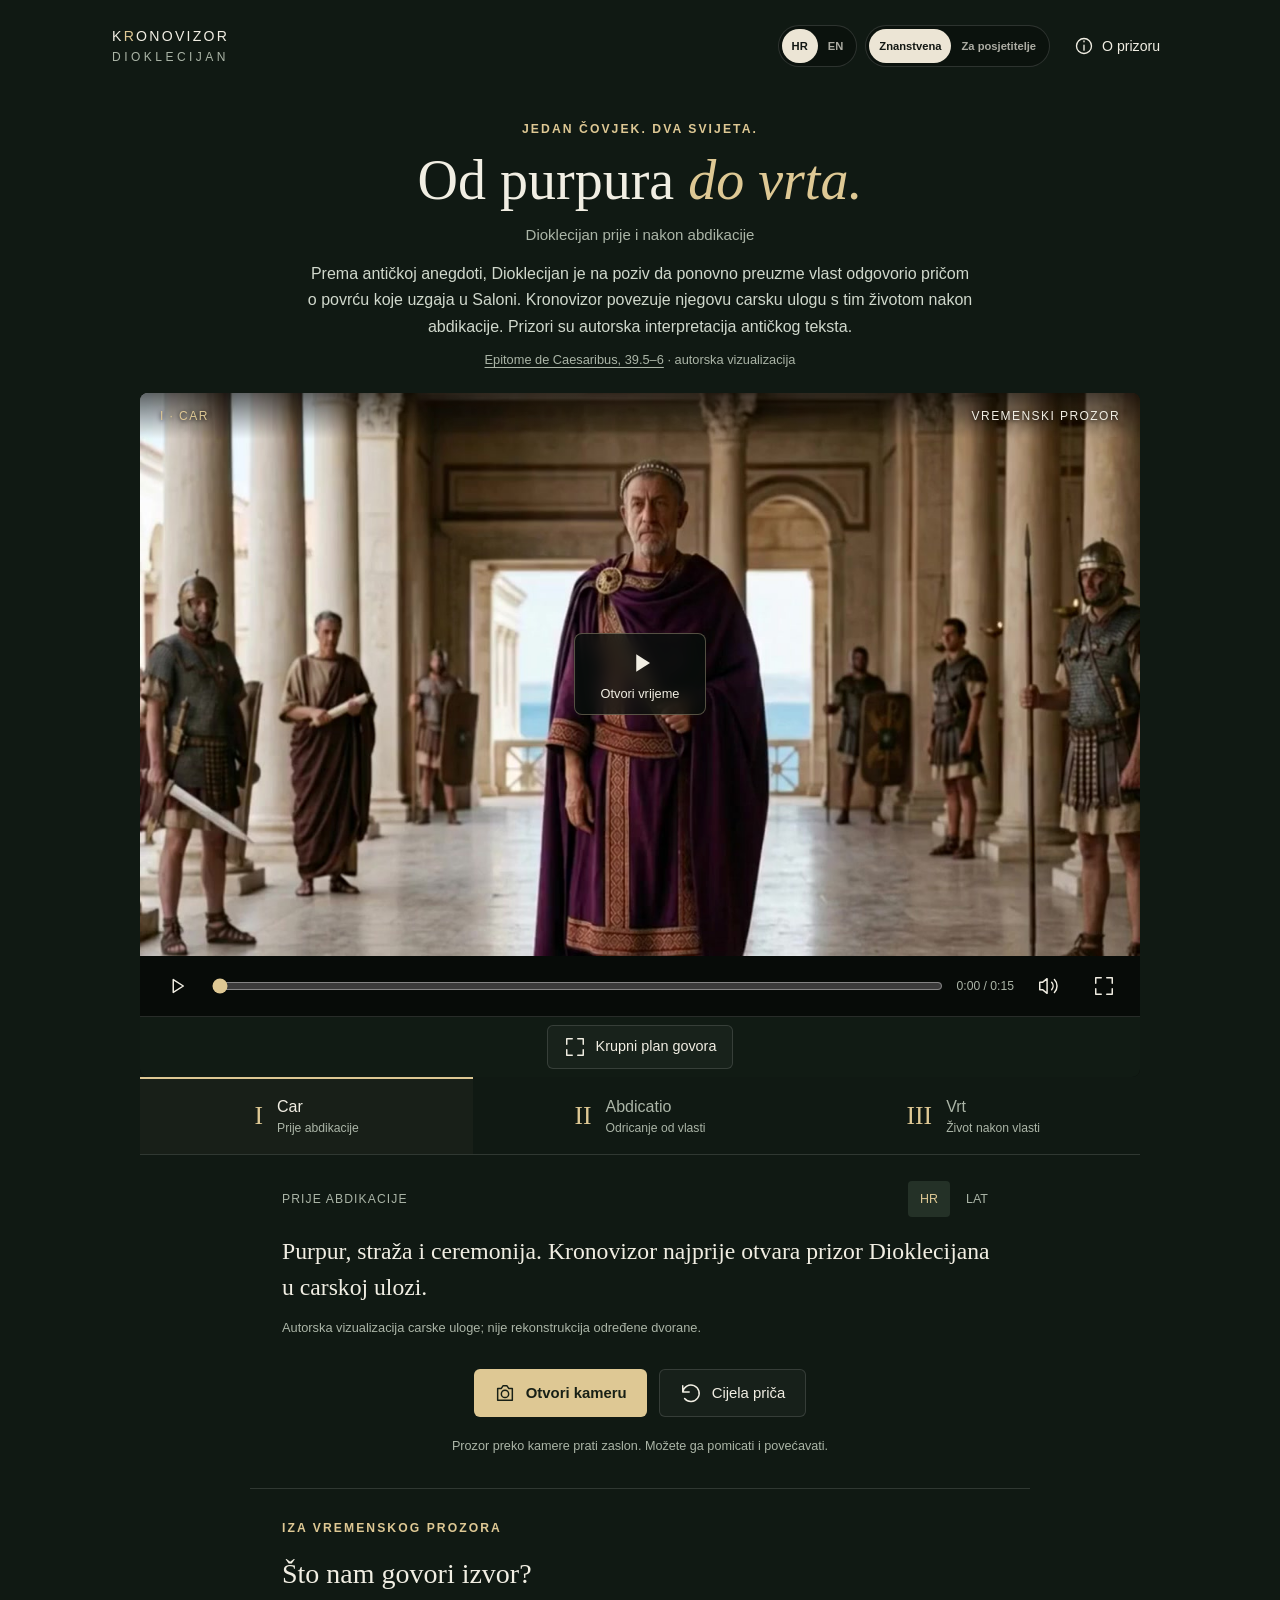
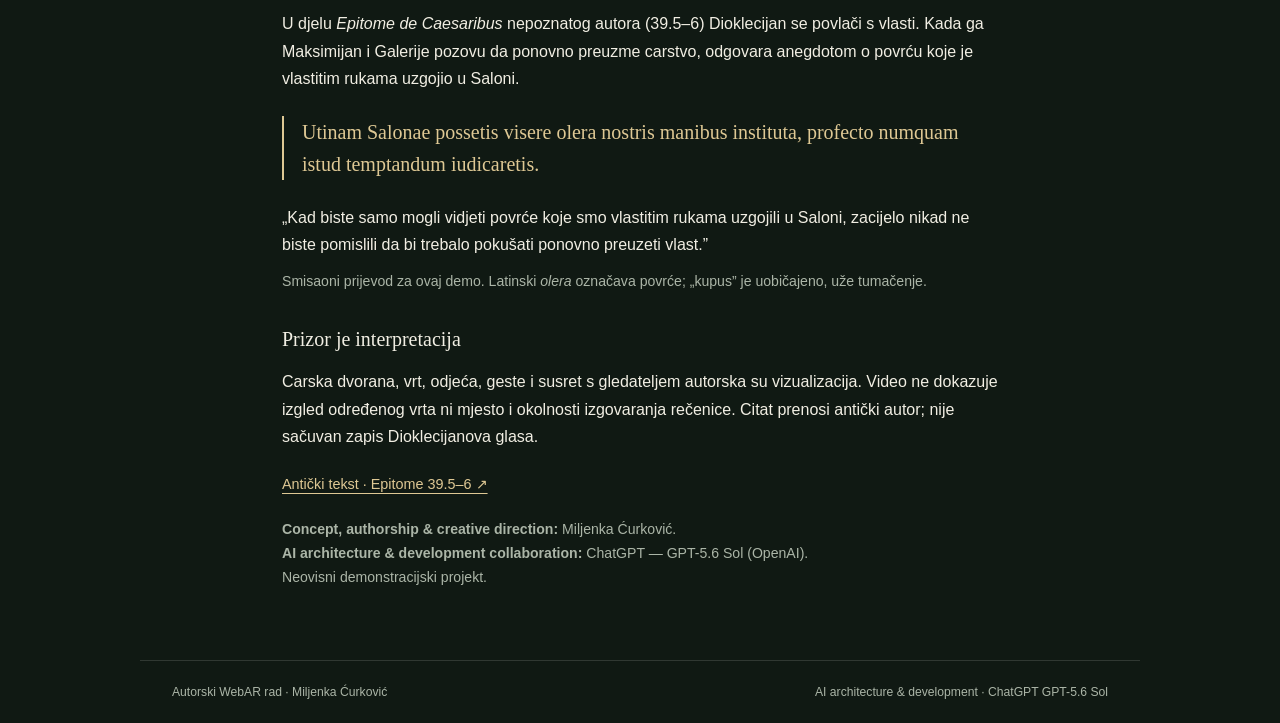
<file: index.html>
<!doctype html>
<html lang="hr">
<head>
  <meta charset="utf-8">
  <meta name="viewport" content="width=device-width, initial-scale=1, viewport-fit=cover">
  <meta name="theme-color" content="#101913">
  <meta name="description" content="Dioklecijan prije i nakon abdikacije. Autorski WebAR kronovizor Miljenke Ćurković, prema antičkoj anegdoti o carevu vrtu.">
  <title>Dioklecijan · Od purpura do vrta</title>
  <link rel="stylesheet" href="./styles.css?v=4">
  <script type="module" src="./app.js?v=4"></script>
  <style>
    .portfolio-controls{display:flex;align-items:center;gap:8px;margin-left:auto}
    .portfolio-switch{display:flex;padding:3px;border:1px solid rgba(255,255,255,.14);border-radius:999px;background:rgba(10,16,12,.72)}
    .portfolio-switch button{min-height:34px;padding:0 10px;border:0;border-radius:999px;background:transparent;color:inherit;opacity:.7;font:inherit;font-size:.7rem;font-weight:750;cursor:pointer;white-space:nowrap}
    .portfolio-switch button.is-active{background:#ece5d5;color:#121713;opacity:1}
    body.visitor-mode .intro-context,body.visitor-mode .intro-source,body.visitor-mode #readingNote,body.visitor-mode #aboutPanel,body.visitor-mode #aboutButton{display:none!important}
    body.visitor-mode .interpretation{padding-bottom:.5rem}
    @media(max-width:760px){.topbar{flex-wrap:wrap}.portfolio-controls{width:100%;justify-content:flex-end;order:3}.portfolio-switch button{padding:0 8px;font-size:.66rem}}
  </style>
</head>
<body>
  <svg xmlns="http://www.w3.org/2000/svg" class="icon-defs" aria-hidden="true"><defs>
    <symbol id="i-play" viewBox="0 0 24 24"><path d="m9 5 11 7-11 7Z"/></symbol>
    <symbol id="i-pause" viewBox="0 0 24 24"><path d="M8 5v14M16 5v14"/></symbol>
    <symbol id="i-reset" viewBox="0 0 24 24"><path d="M3 11a9 9 0 1 1 2 7M3 4v7h7"/></symbol>
    <symbol id="i-camera" viewBox="0 0 24 24"><path d="M4 7h4l2-3h4l2 3h4v13H4Z"/><circle cx="12" cy="13" r="4"/></symbol>
    <symbol id="i-sound" viewBox="0 0 24 24"><path d="M11 4 6 8H3v8h3l5 4ZM16 8a6 6 0 0 1 0 8m3-11a10 10 0 0 1 0 14"/></symbol>
    <symbol id="i-mute" viewBox="0 0 24 24"><path d="M11 4 6 8H3v8h3l5 4Zm5 5 6 6m0-6-6 6"/></symbol>
    <symbol id="i-close" viewBox="0 0 24 24"><path d="m6 6 12 12M6 18 18 6"/></symbol>
    <symbol id="i-expand" viewBox="0 0 24 24"><path d="M9 3H3v6m12-6h6v6M3 15v6h6m12-6v6h-6"/></symbol>
    <symbol id="i-info" viewBox="0 0 24 24"><circle cx="12" cy="12" r="9"/><path d="M12 11v6m0-11v1"/></symbol>
  </defs></svg>

  <div id="experience">
    <video id="cameraFeed" playsinline muted autoplay aria-hidden="true" hidden></video>
    <div id="xrCanvas" aria-hidden="true"></div>
    <div id="overlay">
      <header class="topbar">
        <a class="wordmark" href="./" aria-label="Kronovizor, početak">K<span>R</span>ONOVIZOR<span class="brand-line">DIOKLECIJAN</span></a>
        <div class="portfolio-controls">
          <div class="portfolio-switch" role="group" aria-label="Language"><button id="siteHr" class="is-active" type="button">HR</button><button id="siteEn" type="button">EN</button></div>
          <div class="portfolio-switch" role="group" id="displayMode" aria-label="Razina prikaza"><button id="modeScientific" class="is-active" type="button">Znanstvena</button><button id="modeVisitor" type="button">Za posjetitelje</button></div>
        </div>
        <button id="aboutButton" class="quiet" aria-label="Povijesni izvor i o prizoru"><svg><use href="#i-info"/></svg><span>O prizoru</span></button>
      </header>

      <main id="main">
        <div class="intro">
          <p class="eyebrow">JEDAN ČOVJEK. DVA SVIJETA.</p>
          <h1>Od purpura <em>do vrta.</em></h1>
          <p class="intro-line">Dioklecijan prije i nakon abdikacije</p>
          <p class="intro-context">Prema antičkoj anegdoti, Dioklecijan je na poziv da ponovno preuzme vlast odgovorio pričom o povrću koje uzgaja u Saloni. Kronovizor povezuje njegovu carsku ulogu s tim životom nakon abdikacije. Prizori su autorska interpretacija antičkog teksta.</p>
          <p class="intro-source"><a href="#aboutPanel">Epitome de Caesaribus, 39.5–6</a> · autorska vizualizacija</p>
        </div>

        <section id="viewer" class="viewer" aria-label="Vremenski prozor">
          <div id="mediaFrame" class="media-frame">
            <video id="storyVideo" playsinline webkit-playsinline preload="metadata" poster="./assets/emperor-poster.jpg?v=20260910-clean" aria-label="Dioklecijan kao car, abdikacija i Dioklecijan u vrtu">
              <source src="./assets/diocletian-paul-lipsync.mp4?v=20260910-clean" type="video/mp4">
              Vaš preglednik ne može prikazati video. <a href="./assets/diocletian-paul-lipsync.mp4?v=20260910-clean">Otvorite snimku.</a>
            </video>
            <div class="frame-top"><span id="sceneLabel">I · CAR</span><span id="viewLabel">VREMENSKI PROZOR</span></div>
            <button id="bigPlay" class="big-play" aria-label="Pokreni cijelu priču"><svg><use href="#i-play"/></svg><span>Otvori vrijeme</span></button>
            <div id="loadingIndicator" class="loading" role="status" hidden>Učitavam prizor…</div>
            <div id="mediaError" class="media-error" hidden><p>Snimka se nije učitala.</p><button id="retryVideo">Pokušaj ponovno</button><a href="./assets/diocletian-paul-lipsync.mp4?v=20260910-clean">Otvori video zasebno</a></div>
          </div>
          <div class="playback">
            <button id="playButton" class="icon-button" aria-label="Pokreni"><svg><use href="#i-play"/></svg></button>
            <label class="sr-only" for="seek">Položaj u snimci</label><input type="range" id="seek" min="0" max="15.958333" value="0" step="0.05" aria-valuetext="Početak">
            <span id="time" class="time">0:00 / 0:15</span>
            <button id="soundButton" class="icon-button" aria-label="Isključi glas" aria-pressed="true" title="Latinski glas"><svg><use href="#i-sound"/></svg></button>
            <button id="fullscreenButton" class="icon-button" aria-label="Proširi prizor"><svg><use href="#i-expand"/></svg></button>
          </div>
          <div class="view-tools"><button id="closeupButton" class="secondary" aria-pressed="false"><svg><use href="#i-expand"/></svg><span>Krupni plan govora</span></button></div>
        </section>

        <nav class="chapters" aria-label="Dijelovi priče">
          <button data-time="0" class="chapter active" aria-current="step"><span class="chapter-number">I</span><span>Car<small>Prije abdikacije</small></span></button>
          <button data-time="3.1" class="chapter"><span class="chapter-number">II</span><span>Abdicatio<small>Odricanje od vlasti</small></span></button>
          <button data-time="5.25" class="chapter"><span class="chapter-number">III</span><span>Vrt<small>Život nakon vlasti</small></span></button>
        </nav>

        <section class="interpretation" aria-label="Priča i prijevod">
          <div class="reading-toolbar"><span id="readingLabel">PRIJE ABDIKACIJE</span><div class="language" role="group" aria-label="Jezik povijesnog citata"><button id="langHr" aria-pressed="true">HR</button><button id="langLa" aria-pressed="false">LAT</button></div></div>
          <p id="reading" class="reading">Purpur, straža i ceremonija. Kronovizor najprije otvara prizor Dioklecijana u carskoj ulozi.</p>
          <p id="readingNote" class="reading-note">Pokrenite cijelu priču ili odaberite prizor.</p>
        </section>

        <div class="actions">
          <button id="enterAR" class="primary"><svg><use href="#i-camera"/></svg><span>Otvori kameru</span></button>
          <button id="enterXR" class="secondary" hidden><svg><use href="#i-expand"/></svg><span>Postavi u prostoru</span></button>
          <button id="replay" class="secondary"><svg><use href="#i-reset"/></svg><span>Cijela priča</span></button>
        </div>
        <p id="supportHint" class="support-hint">Kameru uključujete tek dodirom tipke. Prozor preko kamere možete pomicati i povećavati.</p>
        <p id="status" class="status" role="status" aria-live="polite"></p>
        <div id="cameraHelp" class="camera-help" hidden>
          <p id="cameraHelpText">Ako ste demo otvorili unutar aplikacije, otvorite istu poveznicu u Chromeu ili Safariju i dopustite kameru.</p>
          <div><a id="openBrowser" href="./" target="_blank" rel="noopener">Otvori zasebno ↗</a><button id="copyLink" class="secondary">Kopiraj poveznicu</button></div>
          <input id="manualLink" type="url" readonly aria-label="Poveznica za otvaranje u pregledniku" hidden>
        </div>
  <section id="aboutPanel" class="about-panel" aria-labelledby="aboutTitle">
    <div class="dialog-heading"><p class="eyebrow">IZA VREMENSKOG PROZORA</p></div>
    <h2 id="aboutTitle">Što nam govori izvor?</h2>
    <p>U djelu <em>Epitome de Caesaribus</em> nepoznatog autora (39.5–6) Dioklecijan se povlači s vlasti. Kada ga Maksimijan i Galerije pozovu da ponovno preuzme carstvo, odgovara anegdotom o povrću koje je vlastitim rukama uzgojio u Saloni.</p>
    <blockquote lang="la">Utinam Salonae possetis visere olera nostris manibus instituta, profecto numquam istud temptandum iudicaretis.</blockquote>
    <p>„Kad biste samo mogli vidjeti povrće koje smo vlastitim rukama uzgojili u Saloni, zacijelo nikad ne biste pomislili da bi trebalo pokušati ponovno preuzeti vlast.”</p>
    <p class="detail-note">Smisaoni prijevod za ovaj demo. Latinski <em>olera</em> označava povrće; „kupus” je uobičajeno, uže tumačenje.</p>
    <h3>Prizor je interpretacija</h3>
    <p>Carska dvorana, vrt, odjeća, geste i susret s gledateljem autorska su vizualizacija. Video ne dokazuje izgled određenog vrta ni mjesto i okolnosti izgovaranja rečenice. Citat prenosi antički autor; nije sačuvan zapis Dioklecijanova glasa.</p>
    <div class="sources"><a href="https://www.thelatinlibrary.com/victor/victor.caes2.html" target="_blank" rel="noopener noreferrer">Antički tekst · Epitome 39.5–6 ↗</a></div>
    <p class="detail-note"><strong>Concept, authorship &amp; creative direction:</strong> Miljenka Ćurković.<br><strong>AI architecture &amp; development collaboration:</strong> ChatGPT — GPT-5.6 Sol (OpenAI).<br>Neovisni demonstracijski projekt.</p>
  </section>
      </main>

      <div id="arHUD" class="ar-hud" hidden>
        <div class="ar-top"><div><span class="eyebrow">KRONOVIZOR</span><p id="arModeLabel">Prozor u prošlost</p></div><button id="exitAR" class="icon-button ar-close" aria-label="Zatvori prikaz kamerom"><svg><use href="#i-close"/></svg></button></div>
        <div id="arPrompt" class="ar-prompt" role="status">Usmjerite kameru prema podu i polako pomaknite mobitel.</div>
        <div class="ar-bottom">
          <p id="arQuote" class="ar-quote"></p>
          <p id="cameraModeHint" class="camera-mode-hint" hidden>Prozor prati zaslon. Pomaknite ga prstom; povećajte s dva prsta.</p>
          <div class="ar-controls">
            <button id="arPlay" class="icon-button" aria-label="Pauziraj priču"><svg><use href="#i-pause"/></svg></button>
            <button id="arReplay" class="icon-button" aria-label="Ponovi cijelu priču"><svg><use href="#i-reset"/></svg></button>
            <button id="arSound" class="icon-button" aria-label="Isključi glas" aria-pressed="true"><svg><use href="#i-sound"/></svg></button>
            <button id="placeButton" class="primary" disabled>Tražim pod…</button>
          </div>
          <button id="arCloseup" class="ar-closeup" aria-pressed="false">Krupni plan govora</button>
          <label id="scaleControl" class="scale-control" hidden>Veličina prozora<input id="portalScale" type="range" min="0.5" max="1.8" step="0.05" value="1"></label>
        </div>
      </div>

      <footer><span>Autorski WebAR rad · Miljenka Ćurković</span><span>AI architecture &amp; development · ChatGPT GPT-5.6 Sol</span></footer>
    </div>
  </div>

  <noscript><p>Za kronovizor uključite JavaScript. <a href="./assets/diocletian-paul-lipsync.mp4?v=20260910-clean">Ovdje možete pogledati cijeli video.</a></p></noscript>
  <script>
    setTimeout(() => {
      const video = document.querySelector('#storyVideo');
      const $ = (s) => document.querySelector(s);
      let siteLanguage = localStorage.getItem('diocletian-site-language') === 'en' ? 'en' : 'hr';
      let displayMode = localStorage.getItem('diocletian-display-mode') === 'visitor' ? 'visitor' : 'scientific';
      const copy = {
        hr:{eyebrow:'JEDAN ČOVJEK. DVA SVIJETA.',title:'Od purpura <em>do vrta.</em>',line:'Dioklecijan prije i nakon abdikacije',context:'Prema antičkoj anegdoti, Dioklecijan je na poziv da ponovno preuzme vlast odgovorio pričom o povrću koje uzgaja u Saloni. Kronovizor povezuje njegovu carsku ulogu s tim životom nakon abdikacije. Prizori su autorska interpretacija antičkog teksta.',about:'O prizoru',view:'VREMENSKI PROZOR',open:'Otvori vrijeme',camera:'Otvori kameru',space:'Postavi u prostoru',replay:'Cijela priča',closeup:'Krupni plan govora',modeSci:'Znanstvena',modeVisitor:'Za posjetitelje',chapters:[['Car','Prije abdikacije'],['Abdicatio','Odricanje od vlasti'],['Vrt','Život nakon vlasti']],scenes:[['I · CAR','PRIJE ABDIKACIJE','Purpur, straža i ceremonija. Kronovizor najprije otvara prizor Dioklecijana u carskoj ulozi.','Pokrenite cijelu priču ili odaberite prizor.'],['II · ABDICATIO','ODRICANJE OD VLASTI','Car ostavlja vlast. Iza purpura ostaje čovjek — a priča se seli u vrt.','Prijelaz povezuje dva dijela izvornog videa.'],['III · VRT','SMISAO POVIJESNOG CITATA','„Kad biste samo mogli vidjeti povrće koje smo vlastitim rukama uzgojili u Saloni, zacijelo nikad ne biste pomislili da bi trebalo pokušati ponovno preuzeti vlast.”','Epitome de Caesaribus 39.6 · smisaoni prijevod cijelog citata.']]},
        en:{eyebrow:'ONE MAN. TWO WORLDS.',title:'From purple <em>to the garden.</em>',line:'Diocletian before and after abdication',context:'According to an ancient anecdote, when asked to take power again Diocletian replied by pointing to the vegetables he cultivated at Salona. The Chronovisor connects his imperial role with life after abdication. The scenes are an authorial interpretation of the ancient text.',about:'About the scene',view:'TIME WINDOW',open:'Open time',camera:'Open camera',space:'Place in space',replay:'Full story',closeup:'Speech close-up',modeSci:'Scientific',modeVisitor:'For visitors',chapters:[['Emperor','Before abdication'],['Abdicatio','Renouncing power'],['Garden','Life after power']],scenes:[['I · EMPEROR','BEFORE ABDICATION','Purple, guards and ceremony. The Chronovisor first opens on Diocletian in his imperial role.','Play the full story or choose a scene.'],['II · ABDICATIO','RENOUNCING POWER','The emperor leaves power behind. Beyond the purple remains a man — and the story moves to the garden.','The transition connects the two parts of the source video.'],['III · GARDEN','MEANING OF THE HISTORICAL QUOTE','“If only you could see at Salona the vegetables planted by our own hands, you would certainly never think that taking power again should be attempted.”','Epitome de Caesaribus 39.6 · interpretive translation of the complete quotation.']]}
      };
      function sceneIndex(){return video.currentTime < 2.96 ? 0 : video.currentTime < 5.17 ? 1 : 2;}
      function applyLanguage(){
        const c=copy[siteLanguage]; document.documentElement.lang=siteLanguage;
        $('#siteHr').classList.toggle('is-active',siteLanguage==='hr'); $('#siteEn').classList.toggle('is-active',siteLanguage==='en');
        $('.intro .eyebrow').textContent=c.eyebrow; $('.intro h1').innerHTML=c.title; $('.intro-line').textContent=c.line; $('.intro-context').textContent=c.context;
        $('#aboutButton span').textContent=c.about; $('#viewLabel').textContent=c.view; $('#bigPlay span').textContent=c.open;
        $('#enterAR span').textContent=c.camera; $('#enterXR span').textContent=c.space; $('#replay span').textContent=c.replay; $('#closeupButton span').textContent=c.closeup;
        $('#modeScientific').textContent=c.modeSci; $('#modeVisitor').textContent=c.modeVisitor;
        document.querySelectorAll('.chapter').forEach((button,i)=>{const span=button.querySelectorAll('span')[1];span.childNodes[0].nodeValue=c.chapters[i][0];span.querySelector('small').textContent=c.chapters[i][1];});
        $('#langHr').textContent=siteLanguage==='en'?'EN':'HR';
        applyScene();
      }
      function applyScene(){
        const c=copy[siteLanguage],i=sceneIndex(),s=c.scenes[i];
        $('#sceneLabel').textContent=s[0]; $('#readingLabel').textContent=s[1];
        if($('#langLa').getAttribute('aria-pressed')!=='true') $('#reading').textContent=s[2];
        $('#readingNote').textContent=s[3];
      }
      function applyMode(){
        const visitor=displayMode==='visitor'; document.body.classList.toggle('visitor-mode',visitor);
        $('#modeScientific').classList.toggle('is-active',!visitor); $('#modeVisitor').classList.toggle('is-active',visitor);
        $('#modeScientific').setAttribute('aria-pressed',String(!visitor)); $('#modeVisitor').setAttribute('aria-pressed',String(visitor));
      }
      $('#siteHr').addEventListener('click',()=>{siteLanguage='hr';localStorage.setItem('diocletian-site-language','hr');applyLanguage();});
      $('#siteEn').addEventListener('click',()=>{siteLanguage='en';localStorage.setItem('diocletian-site-language','en');applyLanguage();});
      $('#modeScientific').addEventListener('click',()=>{displayMode='scientific';localStorage.setItem('diocletian-display-mode',displayMode);applyMode();});
      $('#modeVisitor').addEventListener('click',()=>{displayMode='visitor';localStorage.setItem('diocletian-display-mode',displayMode);applyMode();});
      video.addEventListener('timeupdate',()=>setTimeout(applyScene,0));
      $('#langHr').addEventListener('click',()=>setTimeout(applyScene,0));
      applyMode(); applyLanguage();
    },0);
  </script>
</body>
</html>
</file>
<file: styles.css>
:root{color-scheme:dark;--bg:#101913;--ink:#f1eee3;--dim:#abb5a7;--gold:#dec894;--line:#ffffff22;--muted:#243127;font-family:Arial,Helvetica,sans-serif;font-size:16px}
*{box-sizing:border-box}body{margin:0;background:var(--bg);color:var(--ink)}button,input,a{-webkit-tap-highlight-color:transparent}button{font:inherit;color:inherit;cursor:pointer;touch-action:manipulation}button:disabled{cursor:default;opacity:.5}a{color:inherit}svg{width:22px;height:22px;fill:none;stroke:currentColor;stroke-width:1.6;stroke-linecap:round;stroke-linejoin:round;flex-shrink:0}button svg{pointer-events:none}.icon-defs{position:absolute;width:0;height:0;overflow:hidden}.sr-only{position:absolute;width:1px;height:1px;padding:0;margin:-1px;overflow:hidden;clip:rect(0,0,0,0);white-space:nowrap;border:0}[hidden]{display:none!important}:focus-visible{outline:2px solid var(--gold);outline-offset:5px}button{border:0}button:hover:not(:disabled){filter:brightness(1.12)}
.topbar{max-width:1120px;margin:auto;padding:24px 32px 18px;display:flex;justify-content:space-between;align-items:center;gap:16px}.wordmark{text-decoration:none;letter-spacing:.16em;font-size:.88rem}.wordmark>span:not(.brand-line){color:var(--gold)}.brand-line{display:block;letter-spacing:.29em;color:var(--dim);font-size:.75rem;margin-top:6px}.quiet{background:transparent;display:flex;align-items:center;gap:8px;min-height:44px;padding:8px;font-size:.88rem}.quiet svg{width:20px;height:20px}main{max-width:1000px;margin:auto}.intro{text-align:center;padding:28px 24px 30px}.eyebrow{font-size:.76rem;font-weight:600;letter-spacing:.17em;color:var(--gold);margin:0 0 12px;line-height:1.5}h1{font-family:Georgia,'Times New Roman',serif;font-size:clamp(2rem,5vw,3.5rem);line-height:1.1;font-weight:400;margin:0}h1 em{font-weight:400;color:var(--gold)}.intro-line{color:var(--dim);font-size:.94rem;margin:14px 0 0}.viewer{position:relative;background:#070b08}.media-frame{position:relative;aspect-ratio:16/9;overflow:hidden;background:#050706;isolation:isolate}#storyVideo{display:block;width:100%;height:100%;object-fit:contain}.frame-top{position:absolute;top:0;left:0;right:0;padding:16px 20px;display:flex;justify-content:space-between;gap:12px;font-size:.75rem;letter-spacing:.12em;pointer-events:none;background:linear-gradient(#0009,transparent);text-shadow:0 1px 4px #000}#sceneLabel{color:var(--gold)}.big-play{position:absolute;inset:0;margin:auto;width:132px;height:82px;display:flex;align-items:center;justify-content:center;gap:8px;flex-direction:column;background:#07100cbb;border:1px solid #e7d9b055;backdrop-filter:blur(8px);border-radius:8px;font-size:.8rem}.big-play svg{fill:var(--ink);stroke:none;width:30px;height:30px}.playback{display:flex;align-items:center;gap:12px;padding:8px 14px;border-bottom:1px solid var(--line)}.icon-button{display:inline-flex;align-items:center;justify-content:center;width:44px;height:44px;flex:0 0 44px;background:transparent;border-radius:8px}.time{font-variant-numeric:tabular-nums;font-size:.76rem;white-space:nowrap;color:var(--dim)}input[type=range]{accent-color:var(--gold);cursor:pointer;min-height:34px}#seek{min-width:25px;flex:1}.chapters{display:grid;grid-template-columns:repeat(3,1fr);border-bottom:1px solid var(--line)}.chapter{position:relative;background:transparent;display:flex;align-items:center;justify-content:center;gap:14px;padding:19px 12px;text-align:left;color:var(--dim);min-height:76px;border-top:2px solid transparent}.chapter.active{color:var(--ink);border-top-color:var(--gold);background:#e6d5ab08}.chapter-number{font-family:Georgia,serif;font-size:1.6rem;color:var(--gold)}.chapter small{display:block;font-size:.76rem;color:var(--dim);margin-top:5px}.interpretation{max-width:780px;min-height:206px;padding:26px 32px 12px;margin:auto}.reading-toolbar{display:flex;justify-content:space-between;align-items:center;gap:16px;font-size:.76rem;letter-spacing:.09em;color:var(--dim)}.language{display:flex;gap:6px}.language button{font-size:.78rem;min-width:42px;min-height:36px;border-radius:4px;background:transparent;color:var(--dim)}.language button[aria-pressed=true]{color:var(--gold);background:var(--muted)}.reading{font-family:Georgia,'Times New Roman',serif;font-size:clamp(1.2rem,2.5vw,1.48rem);line-height:1.55;margin:16px 0 12px}.reading-note{color:var(--dim);font-size:.8rem;line-height:1.6;margin:0}.actions{display:flex;justify-content:center;gap:12px;padding:8px 24px}.primary,.secondary{display:inline-flex;justify-content:center;align-items:center;gap:10px;min-height:50px;padding:12px 20px;border-radius:6px;font-size:.93rem;line-height:1.35}.primary{background:var(--gold);color:#182016;font-weight:600}.secondary{background:#ffffff08;border:1px solid var(--line)}.support-hint{text-align:center;font-size:.79rem;color:var(--dim);line-height:1.5;margin:12px 24px 0}.status{text-align:center;font-size:.88rem;line-height:1.55;color:var(--gold);max-width:620px;margin:12px auto;padding:0 24px}.status:empty{display:none}footer{display:flex;justify-content:space-between;gap:12px;max-width:1000px;margin:28px auto 0;padding:22px 32px calc(22px + env(safe-area-inset-bottom));border-top:1px solid var(--line);color:var(--dim);font-size:.76rem;line-height:1.5}.loading{position:absolute;left:50%;top:50%;transform:translate(-50%,-50%);padding:12px 18px;background:#0b170de6;border-radius:6px;font-size:.9rem}.media-error{position:absolute;inset:0;display:flex;align-items:center;justify-content:center;flex-direction:column;gap:14px;background:#111b13;padding:24px;text-align:center}.media-error button{padding:12px 18px;background:var(--gold);color:#102016;border-radius:6px}.media-error a{font-size:.9rem}
.about-panel{border:1px solid #75846755;border-radius:12px;background:#17221b;color:var(--ink);max-width:660px;width:calc(100% - 28px);max-height:88dvh;padding:28px;line-height:1.7;overflow-y:auto}dialog::backdrop{background:#000b;backdrop-filter:blur(5px)}.dialog-heading{display:flex;align-items:center;justify-content:space-between;gap:12px}.dialog-heading .eyebrow{margin:0}h2{font-family:Georgia,serif;font-size:2rem;font-weight:400;line-height:1.2;margin:20px 0}h3{font-family:Georgia,serif;font-size:1.3rem;font-weight:400;margin:28px 0 8px}.about-panel p{margin:12px 0}blockquote{font-family:Georgia,serif;font-size:1.25rem;line-height:1.6;color:var(--gold);padding:0 0 0 18px;margin:24px 0;border-left:2px solid var(--gold)}.detail-note{font-size:.88rem;color:var(--dim)}details{border-block:1px solid var(--line);padding:16px 0;margin:20px 0}summary{cursor:pointer}.sources{display:flex;flex-direction:column;gap:10px;margin:22px 0;font-size:.9rem}.sources a{color:var(--gold);text-underline-offset:4px}
#cameraFeed{position:fixed;inset:0;width:100%;height:100%;object-fit:cover;z-index:0}#xrCanvas{position:fixed;inset:0;pointer-events:none;z-index:1;display:none}#xrCanvas canvas{width:100%;height:100%;display:block}#overlay{position:relative;z-index:2}.ar-active{background:transparent;overflow:hidden}.ar-active #experience{position:fixed;inset:0}.ar-active #overlay{position:fixed;inset:0;pointer-events:none}.ar-active .topbar,.ar-active .intro,.ar-active .chapters,.ar-active .interpretation,.ar-active .actions,.ar-active .support-hint,.ar-active .status,.ar-active footer,.ar-active .playback,.ar-active .frame-top,.ar-active .big-play{display:none}.ar-active #arHUD{display:flex;flex-direction:column;justify-content:space-between;position:absolute;inset:0;padding:max(20px,env(safe-area-inset-top)) 20px max(20px,env(safe-area-inset-bottom));pointer-events:none}.ar-active #arHUD button,.ar-active #arHUD input{pointer-events:auto}.ar-top{display:flex;align-items:center;justify-content:space-between;gap:20px;background:linear-gradient(#081009bb,transparent);margin:-20px -20px 0;padding:20px}.ar-top .eyebrow{margin:0}.ar-top p{font-size:.9rem;margin:5px 0;color:white;text-shadow:0 1px 4px #000}.ar-close{background:#0a170cbf;border:1px solid #ffffff44}.ar-prompt{align-self:center;max-width:340px;padding:14px 18px;background:#101c15db;border:1px solid #b5c6b566;text-align:center;font-size:.94rem;line-height:1.5;border-radius:8px}.ar-bottom{margin:0 auto;width:min(100%,560px);background:#0a150edf;backdrop-filter:blur(8px);padding:14px;border:1px solid #ffffff33;border-radius:12px}.ar-controls{display:flex;align-items:center;justify-content:center;gap:8px}.ar-controls .primary{flex:1;padding:10px;font-size:.85rem;min-height:44px}.ar-controls .icon-button{width:40px;flex-basis:40px}.ar-quote{font-family:Georgia,serif;font-size:1rem;line-height:1.45;text-align:center;margin:0 0 10px}.ar-quote:empty{display:none}.camera-mode-hint{font-size:.76rem;color:#d0d8cd;margin:0 0 10px;line-height:1.45;text-align:center}.scale-control{display:flex;align-items:center;gap:12px;font-size:.78rem;color:var(--dim);margin:8px 3px 0}.scale-control input{min-width:30px;flex:1}.xr-active #xrCanvas{display:block}.xr-active #viewer{position:fixed;width:1px;height:1px;opacity:0;pointer-events:none;overflow:hidden}.camera-active #viewer{position:fixed;top:38%;left:50%;width:min(84vw,640px);background:transparent;transform:translate(-50%,-50%) translate(var(--portal-x,0px),var(--portal-y,0px)) scale(var(--portal-scale,1));pointer-events:auto;touch-action:none;overflow:visible}.camera-active .media-frame{aspect-ratio:16/9;mask-image:linear-gradient(90deg,transparent,#000 3%,#000 97%,transparent);border-radius:30px 30px 12px 12px;box-shadow:0 0 50px #efd28e44;border:1px solid #eedcafaa}.camera-active .media-frame:after{content:"";position:absolute;inset:0;pointer-events:none;box-shadow:inset 0 0 22px #bddeaf44}.camera-active #storyVideo{pointer-events:none}
.expanded #experience{position:fixed;inset:0;background:#050907;overflow:auto;z-index:10}.expanded #main{max-width:none;min-height:100dvh;display:flex;flex-direction:column;justify-content:center}.expanded .topbar,.expanded .intro,.expanded .chapters,.expanded .interpretation,.expanded .actions,.expanded .support-hint,.expanded .status,.expanded footer{display:none}.expanded .viewer{width:100%;max-width:calc((100dvh - 72px)*16/9);margin:auto}.expanded .media-frame{max-height:calc(100dvh - 72px)}.expanded .playback{padding-bottom:max(8px,env(safe-area-inset-bottom))}
@media(min-width:1050px){.viewer{border-radius:8px;overflow:hidden}.intro{padding-top:34px}.ar-active .viewer{border-radius:0}}
@media(max-width:600px){.topbar{padding:18px 18px 8px}.wordmark{font-size:.78rem}.brand-line{font-size:.7rem}.quiet{font-size:.82rem}.intro{padding:24px 14px 24px}.eyebrow{font-size:.72rem}h1{font-size:2rem}.intro-line{font-size:.86rem}.frame-top{font-size:.64rem;padding:12px}.big-play{width:120px;height:76px}.playback{gap:3px;padding:5px 7px}.playback .icon-button{width:38px;flex-basis:38px}.time{font-size:.71rem}.chapter{gap:9px;padding:14px 5px;min-height:70px;font-size:.86rem}.chapter-number{font-size:1.3rem}.chapter small{font-size:.69rem;line-height:1.35;max-width:90px}.interpretation{padding:20px 22px 14px;min-height:220px}.reading{font-size:1.19rem;margin-top:12px}.reading-toolbar{font-size:.68rem}.actions{padding:4px 18px;gap:8px}.primary,.secondary{padding:11px 13px;font-size:.85rem}.actions .primary{flex:1}.actions .secondary svg{width:18px}footer{padding:20px 18px calc(20px + env(safe-area-inset-bottom));font-size:.7rem;flex-direction:column;gap:5px;margin-top:22px}.about-panel{padding:20px}.ar-active #arHUD{padding-inline:12px}.ar-top{margin-inline:-12px;padding-inline:12px}.ar-bottom{padding:11px}.ar-controls{gap:4px}.ar-quote{font-size:.95rem}}
@media(max-width:360px){h1{font-size:1.8rem}.actions{flex-wrap:wrap}.actions button{flex:1;white-space:nowrap}.time{display:none}}
@media(prefers-reduced-motion:reduce){*{scroll-behavior:auto!important;transition:none!important}}

.intro-context{max-width:670px;margin:18px auto 10px;font-size:1rem;line-height:1.65;color:#d0d8cc}.intro-source{font-size:.8rem;color:var(--dim);line-height:1.5;margin:0}.intro-source a{text-underline-offset:3px}.about-panel{position:static;max-width:780px;width:100%;max-height:none;margin:32px auto 0;padding:30px 32px;border:0;border-top:1px solid var(--line);border-radius:0;background:transparent;overflow:visible;scroll-margin-top:20px}.about-panel h2{font-size:1.75rem}.about-panel h3{font-size:1.25rem}.ar-active .about-panel,.expanded .about-panel{display:none}.about-panel details{font-size:.94rem}.intro{padding-bottom:24px}
@media(max-width:600px){.intro-context{font-size:.94rem;text-align:left;line-height:1.6;margin-top:16px}.intro-source{text-align:left;font-size:.75rem}.intro{padding:20px 22px 24px}.about-panel{padding:26px 22px;margin-top:24px}.frame-top{font-size:.75rem}.chapter small,.reading-toolbar,.time{font-size:.75rem}footer{font-size:.75rem}}

.voice-note{margin:0;padding:10px 20px;background:#e6d5ab08;border-bottom:1px solid var(--line);color:var(--dim);font-size:.79rem;line-height:1.5;text-align:center}.ar-active .voice-note,.expanded .voice-note{display:none}

/* Camera entry and speech detail remain usable on narrow touch screens. */
.view-tools{display:flex;justify-content:center;padding:8px 14px;background:#111b14}
.view-tools .secondary{min-height:44px;font-size:.9rem;padding:9px 16px}
.view-tools button[aria-pressed=true]{border-color:var(--gold);color:var(--gold)}
.actions{flex-wrap:wrap}.actions button{min-height:48px}
.camera-help{max-width:620px;margin:16px auto;padding:16px 22px;border:1px solid var(--line);border-radius:8px;line-height:1.6;font-size:.94rem}
.camera-help p{margin:0 0 12px}.camera-help>div{display:flex;align-items:center;justify-content:center;gap:16px;flex-wrap:wrap}
.camera-help a{color:var(--gold);padding:10px 0;text-underline-offset:4px}
.camera-help input{width:100%;margin-top:12px;padding:10px;background:var(--muted);color:var(--ink);border:1px solid var(--line);font:inherit}
.ar-active .camera-help,.ar-active .view-tools,.expanded .camera-help{display:none}
.camera-loading #viewer,.camera-loading .ar-bottom{visibility:hidden}
.ar-closeup{display:block;width:100%;min-height:40px;padding:8px;background:transparent;border-top:1px solid var(--line);color:var(--gold);font-size:.88rem;margin-top:8px}
.closeup-active #viewer{width:min(100%,560px);margin-inline:auto}
.closeup-active .media-frame{aspect-ratio:4/5}
.closeup-active #storyVideo{position:absolute;left:-104.910714%;top:0;width:285.714286%;height:128.571429%;object-fit:fill}
.camera-active.closeup-active #viewer{width:min(70vw,34dvh,360px);margin:0;top:35%}
.camera-active.closeup-active .media-frame{border-radius:16px}
.expanded.closeup-active #viewer{width:min(100vw,calc((100dvh - 126px)*.8));max-width:none}
.expanded.closeup-active .media-frame{max-height:none}
.xr-active.closeup-active #viewer{width:1px;height:1px}
#overlay:xr-overlay{background:transparent}
@media(max-width:600px){.camera-help{margin:14px 18px}.actions .primary{flex-basis:100%}.actions .secondary{flex:1}.view-tools .secondary{width:100%}}
</file>
